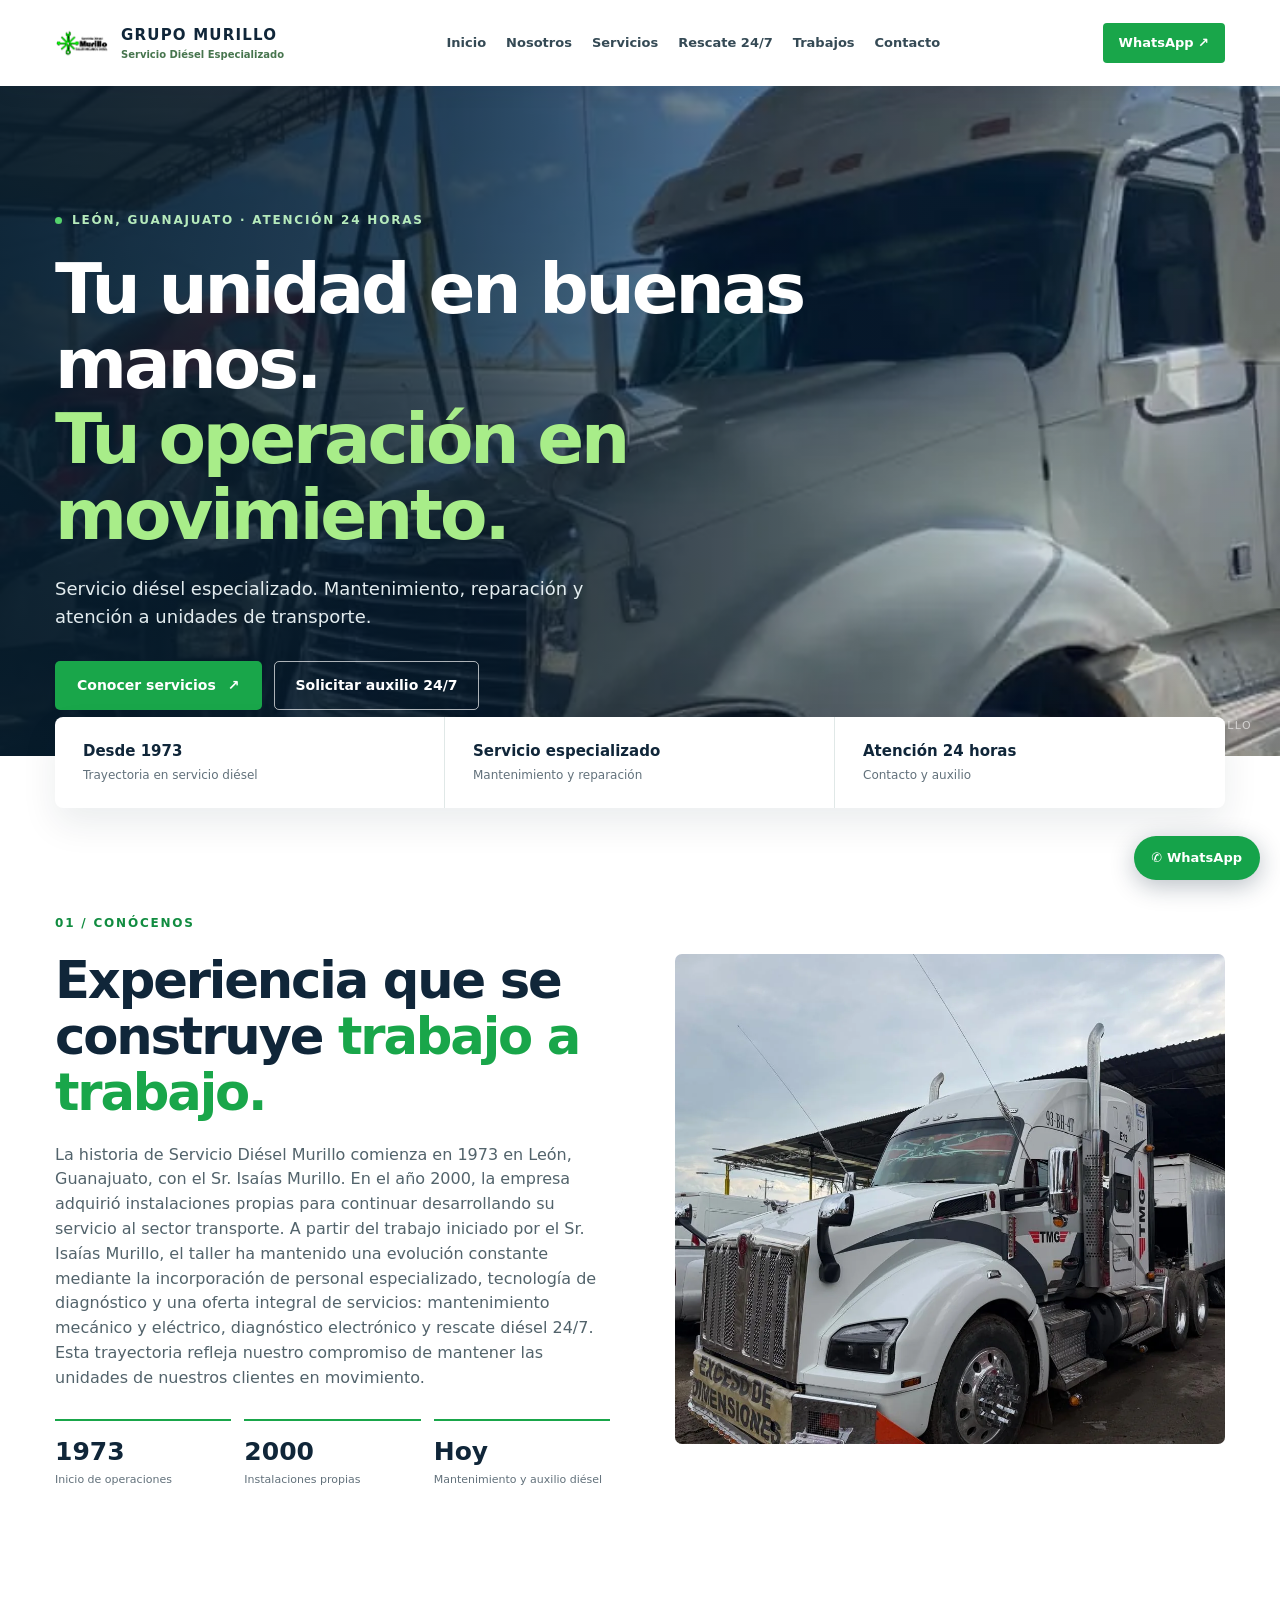
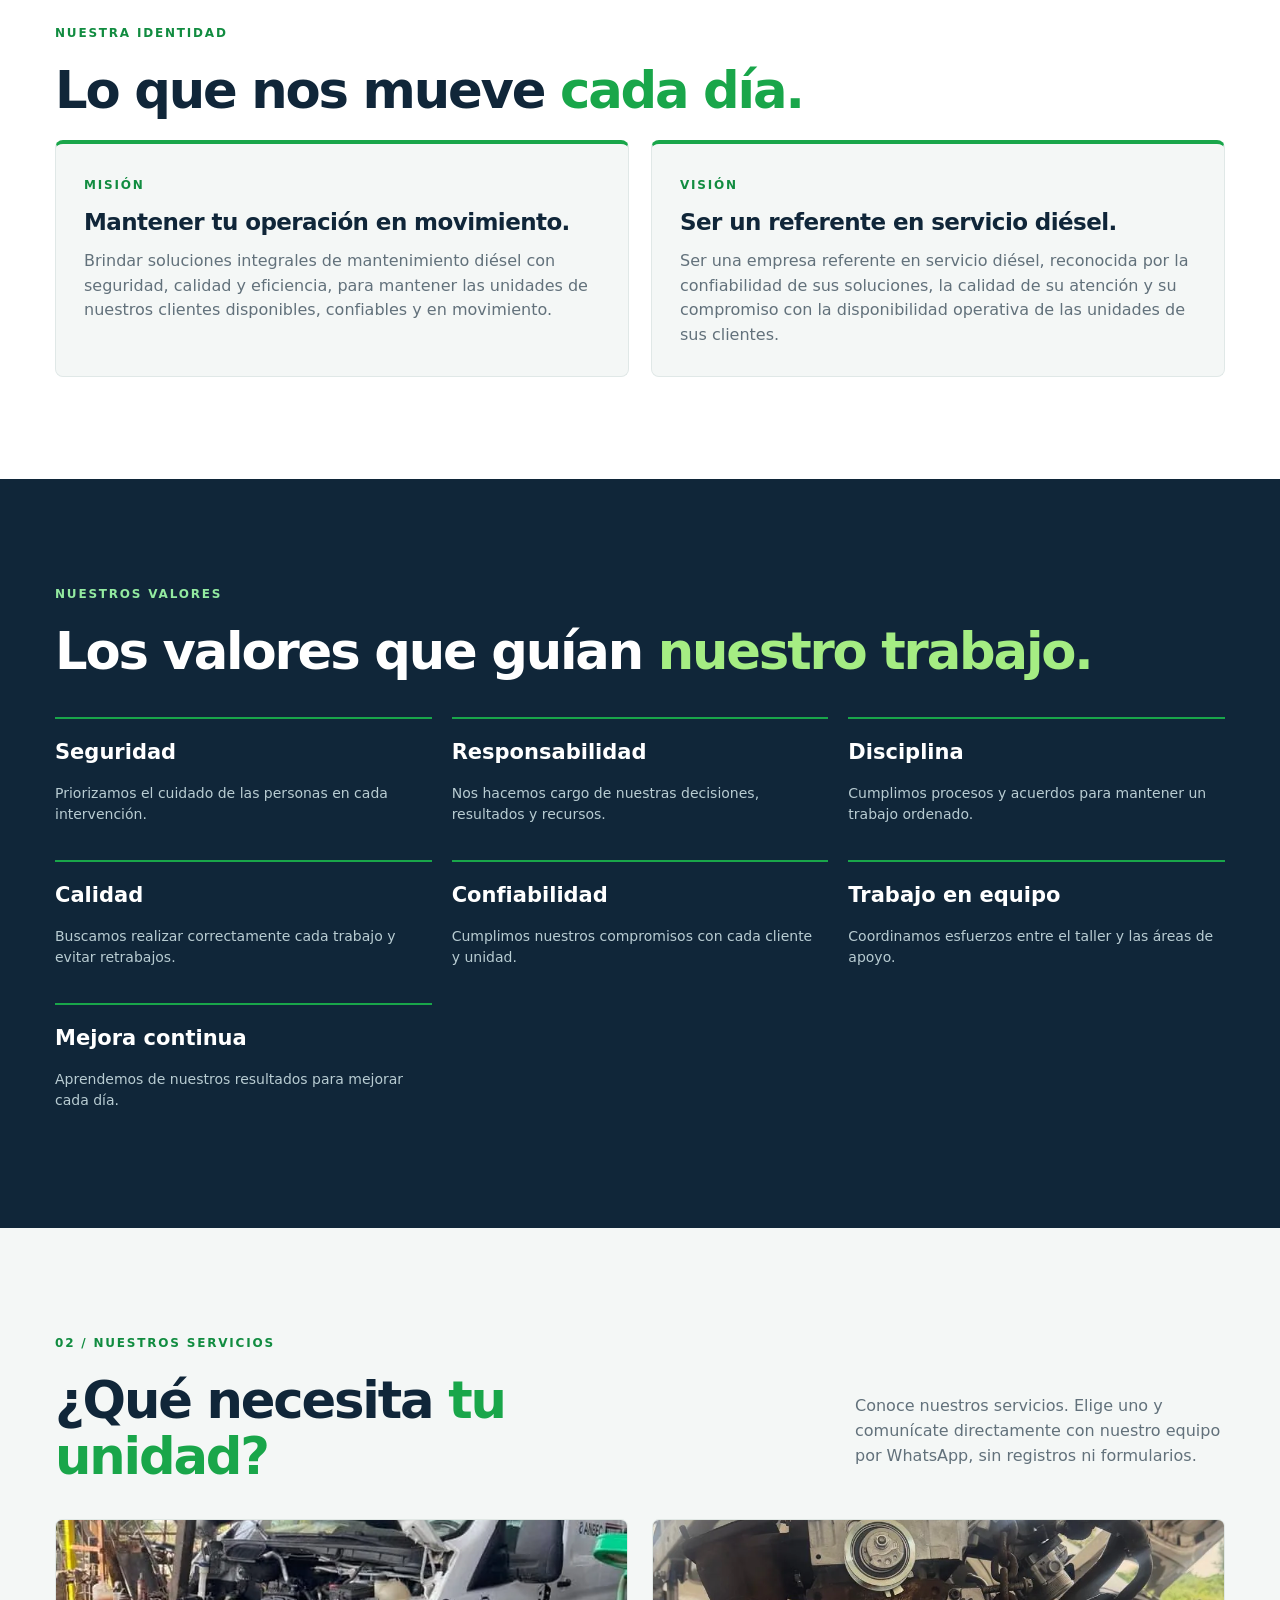
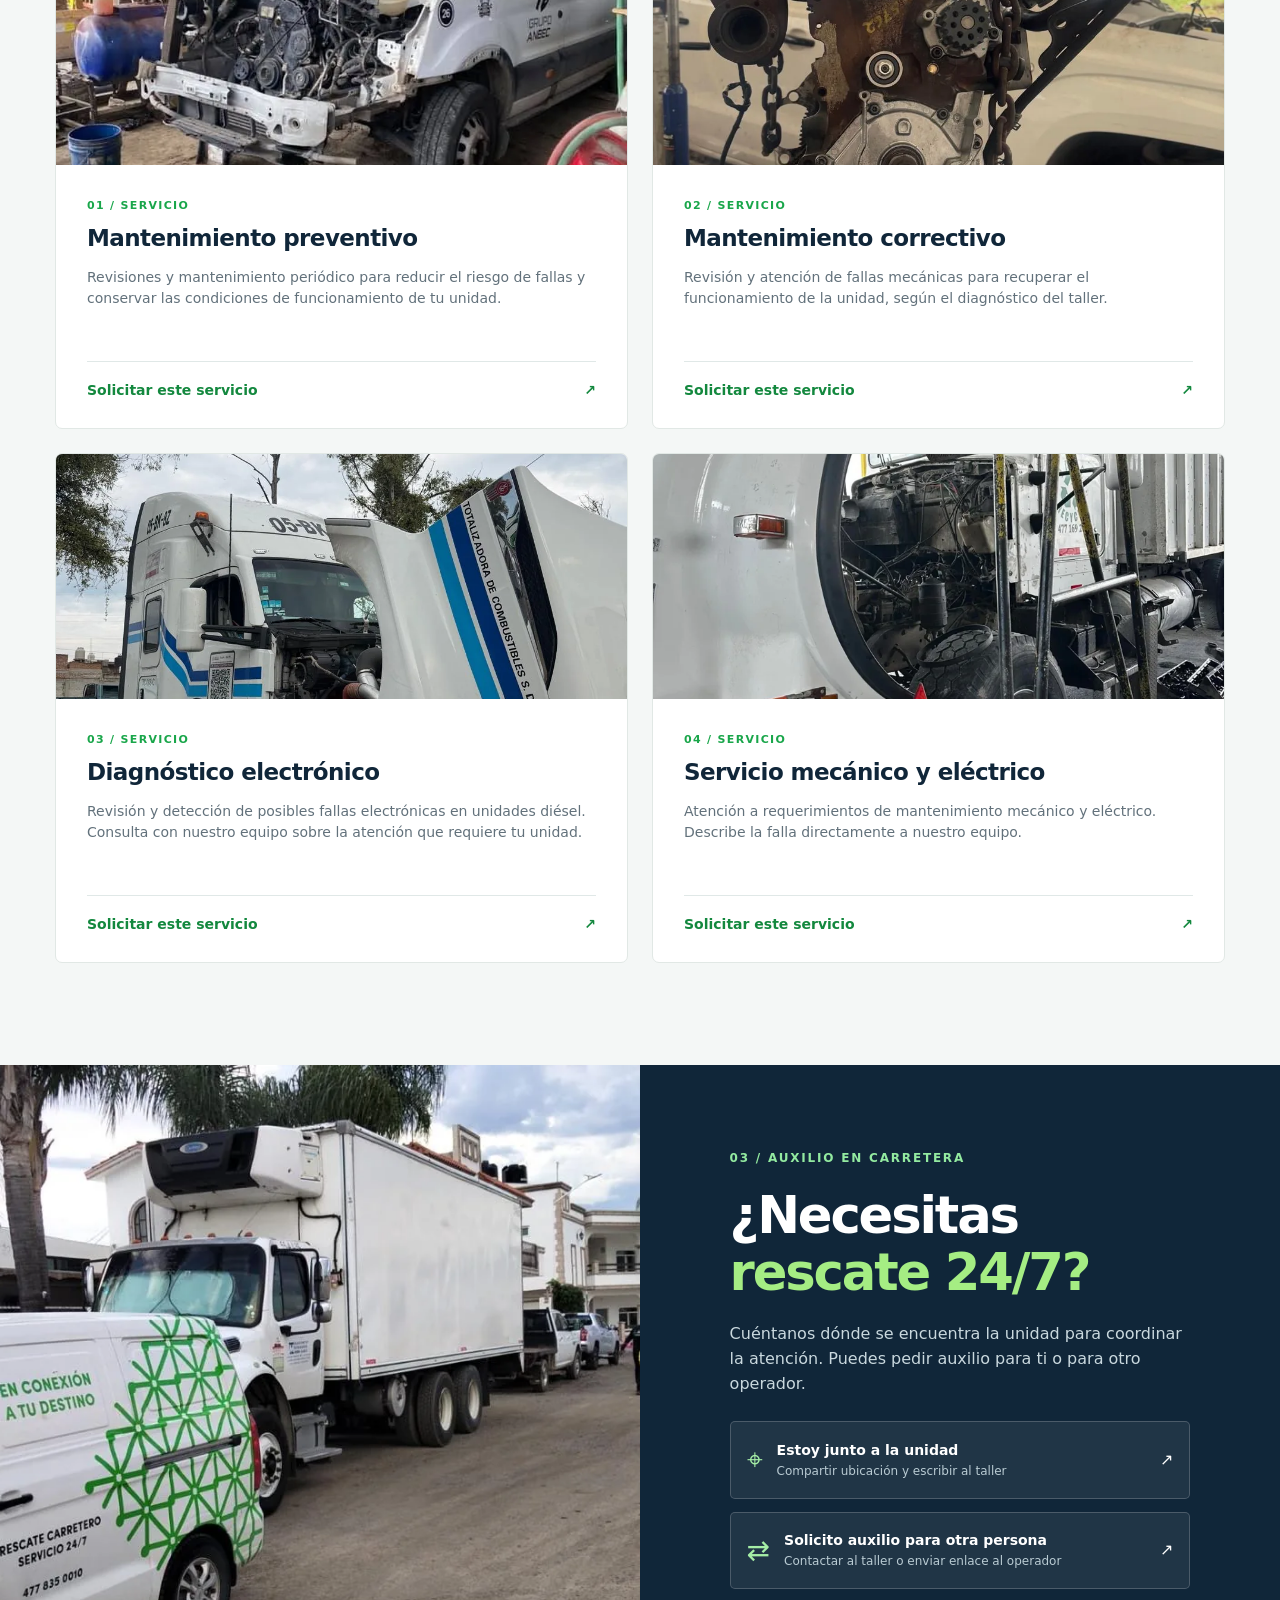
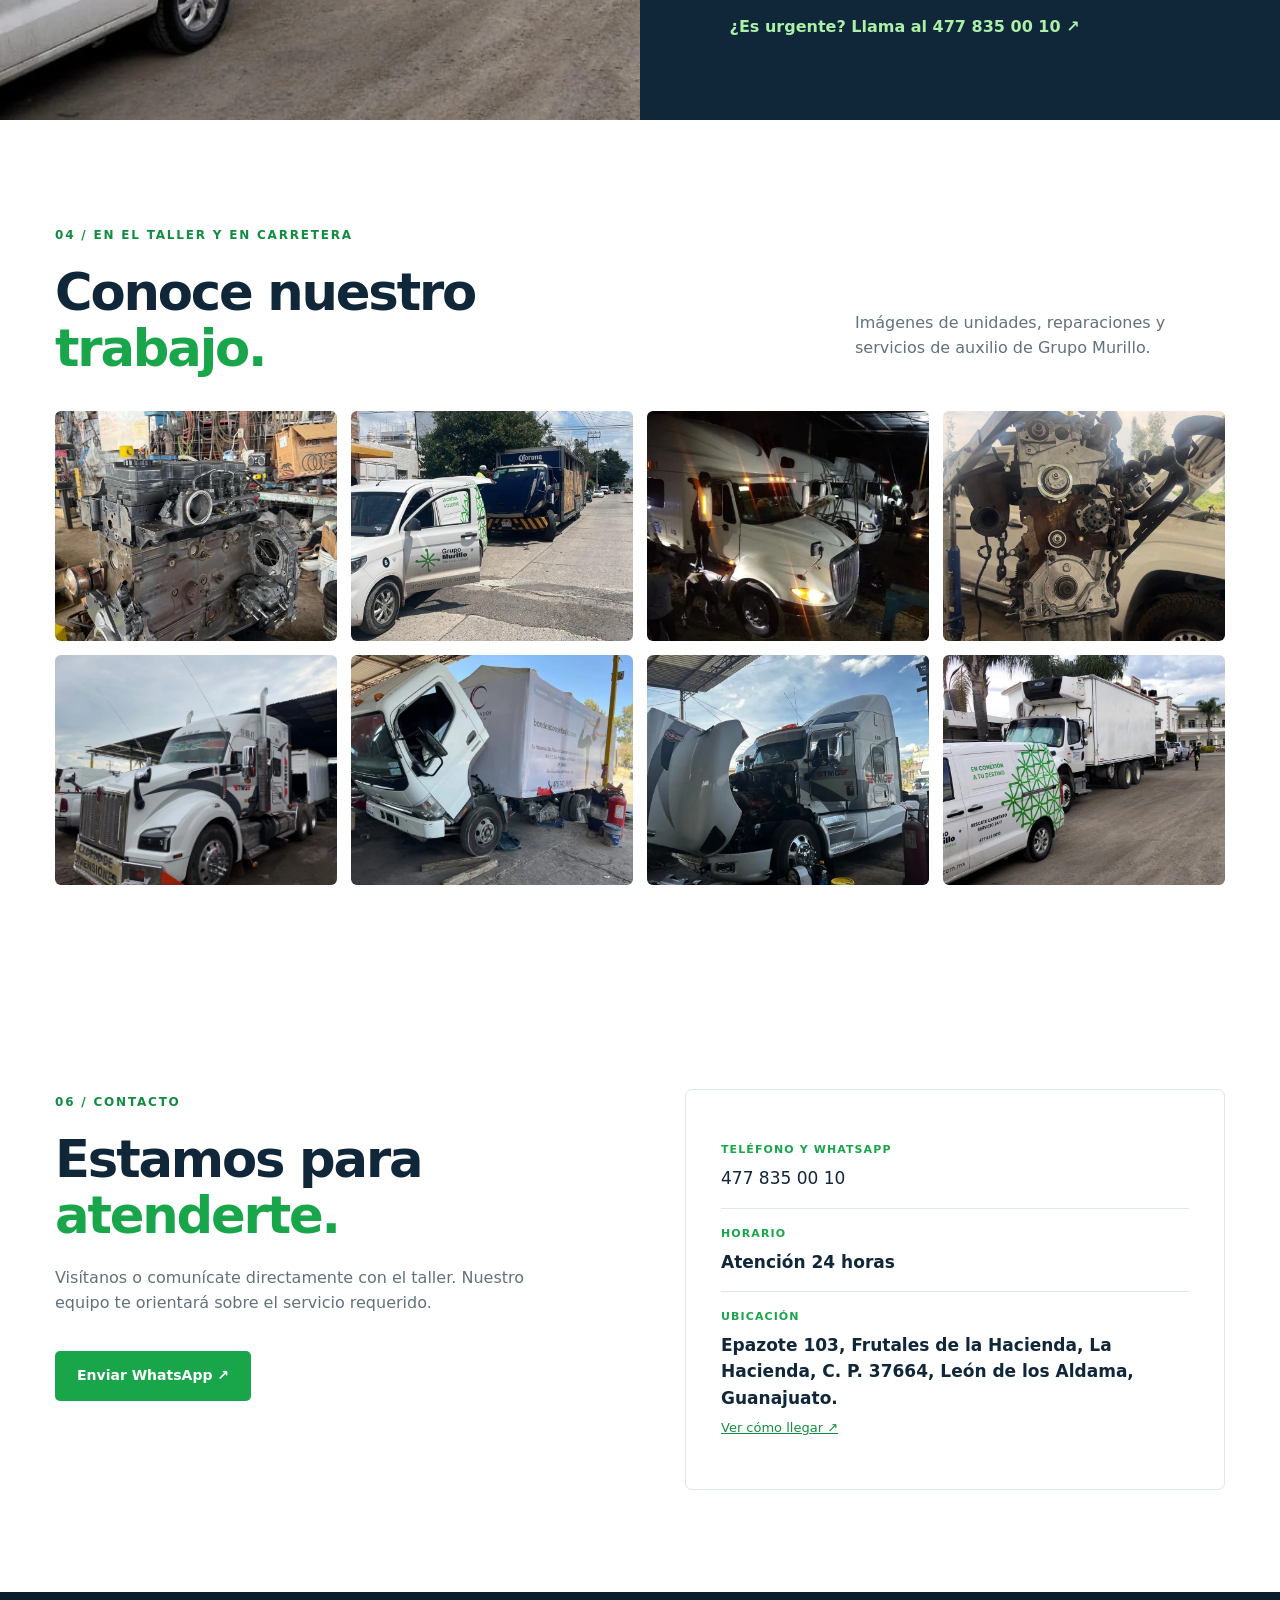
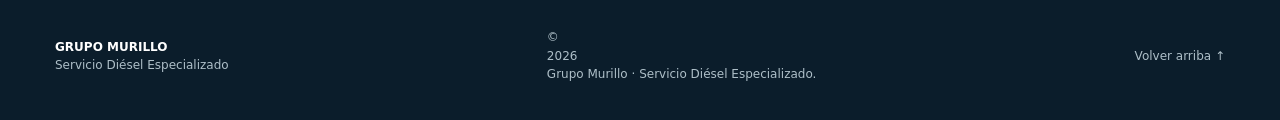
<file: index.html>
<!doctype html>
<html lang="es-MX">
<head>
<meta charset="utf-8"><meta name="viewport" content="width=device-width,initial-scale=1"><meta name="theme-color" content="#102639">
<meta name="description" content="Grupo Murillo, servicio diésel especializado en León, Guanajuato. Mantenimiento, diagnóstico y auxilio 24/7. Contacto directo por WhatsApp.">
<title>Grupo Murillo | Servicio Diésel Especializado</title><link rel="icon" href="assets/logo.png"><link rel="stylesheet" href="styles.css">
<style>
.murillo-philosophy{padding-top:30px}.murillo-philosophy-grid{display:grid;grid-template-columns:repeat(2,minmax(0,1fr));gap:22px}.murillo-philosophy-card{border:1px solid var(--line);border-top:4px solid var(--green);border-radius:8px;padding:28px;background:var(--bg)}.murillo-philosophy-card h3{margin:12px 0}.murillo-philosophy-card p{color:var(--muted);margin:0}.values .value-grid{grid-template-columns:repeat(3,minmax(0,1fr))}@media(max-width:820px){.murillo-philosophy-grid,.values .value-grid{grid-template-columns:1fr}}
</style></head>
<body>
<header class="site-header"><a class="brand" href="#inicio" aria-label="Grupo Murillo, inicio"><img src="assets/logo.png" alt="Logotipo Grupo Murillo"><span><strong>GRUPO MURILLO</strong><small>Servicio Diésel Especializado</small></span></a><button class="nav-toggle" aria-label="Abrir menú" aria-expanded="false">☰</button><nav id="nav"><a href="#inicio">Inicio</a><a href="#nosotros">Nosotros</a><a href="#servicios">Servicios</a><a href="#rescate">Rescate 24/7</a><a href="#trabajos">Trabajos</a><a href="#contacto">Contacto</a></nav><a class="header-wa" href="https://wa.me/524778350010?text=Hola%2C%20vi%20la%20p%C3%A1gina%20de%20Grupo%20Murillo%20y%20me%20gustar%C3%ADa%20solicitar%20informaci%C3%B3n." target="_blank" rel="noopener">WhatsApp ↗</a></header>
<main><section id="inicio" class="hero"><img class="hero-img" src="assets/portada.webp" alt="Tractocamión en las instalaciones del taller" fetchpriority="high"><div class="hero-shade"></div><div class="container hero-content"><div class="eyebrow"><span class="dot"></span> LEÓN, GUANAJUATO · ATENCIÓN 24 HORAS</div><h1>Tu unidad en buenas manos.<br><em>Tu operación en movimiento.</em></h1><p>Servicio diésel especializado. Mantenimiento, reparación y atención a unidades de transporte.</p><div class="actions"><a class="btn primary" href="#servicios">Conocer servicios <span>↗</span></a><a class="btn ghost" href="#rescate">Solicitar auxilio 24/7</a></div></div><div class="hero-index">01 / GRUPO MURILLO</div></section>
<section class="benefits container"><div><b>Desde 1973</b><span>Trayectoria en servicio diésel</span></div><div><b>Servicio especializado</b><span>Mantenimiento y reparación</span></div><div><b>Atención 24 horas</b><span>Contacto y auxilio</span></div></section>
<section id="nosotros" class="section container intro"><div><span class="kicker">01 / CONÓCENOS</span><h2>Experiencia que se construye <em>trabajo a trabajo.</em></h2><p>La historia de Servicio Diésel Murillo comienza en 1973 en León, Guanajuato, con el Sr. Isaías Murillo. En el año 2000, la empresa adquirió instalaciones propias para continuar desarrollando su servicio al sector transporte. A partir del trabajo iniciado por el Sr. Isaías Murillo, el taller ha mantenido una evolución constante mediante la incorporación de personal especializado, tecnología de diagnóstico y una oferta integral de servicios: mantenimiento mecánico y eléctrico, diagnóstico electrónico y rescate diésel 24/7. Esta trayectoria refleja nuestro compromiso de mantener las unidades de nuestros clientes en movimiento.</p><div class="history"><div><strong>1973</strong><span>Inicio de operaciones</span></div><div><strong>2000</strong><span>Instalaciones propias</span></div><div><strong>Hoy</strong><span>Mantenimiento y auxilio diésel</span></div></div></div><img src="assets/unidad-taller.webp" loading="lazy" alt="Unidad pesada en las instalaciones del taller"></section>
<section class="section container murillo-philosophy" aria-labelledby="filosofia-titulo"><span class="kicker">NUESTRA IDENTIDAD</span><h2 id="filosofia-titulo">Lo que nos mueve <em>cada día.</em></h2><div class="murillo-philosophy-grid"><article class="murillo-philosophy-card"><span class="kicker">MISIÓN</span><h3>Mantener tu operación en movimiento.</h3><p>Brindar soluciones integrales de mantenimiento diésel con seguridad, calidad y eficiencia, para mantener las unidades de nuestros clientes disponibles, confiables y en movimiento.</p></article><article class="murillo-philosophy-card"><span class="kicker">VISIÓN</span><h3>Ser un referente en servicio diésel.</h3><p>Ser una empresa referente en servicio diésel, reconocida por la confiabilidad de sus soluciones, la calidad de su atención y su compromiso con la disponibilidad operativa de las unidades de sus clientes.</p></article></div></section>
<section class="section values"><div class="container"><span class="kicker light">NUESTROS VALORES</span><h2>Los valores que guían <em>nuestro trabajo.</em></h2><div class="value-grid"><div><b>Seguridad</b><p>Priorizamos el cuidado de las personas en cada intervención.</p></div><div><b>Responsabilidad</b><p>Nos hacemos cargo de nuestras decisiones, resultados y recursos.</p></div><div><b>Disciplina</b><p>Cumplimos procesos y acuerdos para mantener un trabajo ordenado.</p></div><div><b>Calidad</b><p>Buscamos realizar correctamente cada trabajo y evitar retrabajos.</p></div><div><b>Confiabilidad</b><p>Cumplimos nuestros compromisos con cada cliente y unidad.</p></div><div><b>Trabajo en equipo</b><p>Coordinamos esfuerzos entre el taller y las áreas de apoyo.</p></div><div><b>Mejora continua</b><p>Aprendemos de nuestros resultados para mejorar cada día.</p></div></div></div></section>
<section id="servicios" class="section services"><div class="container"><span class="kicker">02 / NUESTROS SERVICIOS</span><div class="section-head"><h2>¿Qué necesita <em>tu unidad?</em></h2><p>Conoce nuestros servicios. Elige uno y comunícate directamente con nuestro equipo por WhatsApp, sin registros ni formularios.</p></div><div class="cards">
<article class="service-card"><img loading="lazy" src="assets/preventivo.webp" alt="Vehículo de trabajo en revisión en el taller"><div class="card-body"><span class="card-no">01 / SERVICIO</span><h3>Mantenimiento preventivo</h3><p>Revisiones y mantenimiento periódico para reducir el riesgo de fallas y conservar las condiciones de funcionamiento de tu unidad.</p><a class="service-wa" data-service="mantenimiento preventivo" href="#">Solicitar este servicio <span>↗</span></a></div></article>
<article class="service-card"><img loading="lazy" src="assets/motor-reparacion.webp" alt="Motor diésel en reparación"><div class="card-body"><span class="card-no">02 / SERVICIO</span><h3>Mantenimiento correctivo</h3><p>Revisión y atención de fallas mecánicas para recuperar el funcionamiento de la unidad, según el diagnóstico del taller.</p><a class="service-wa" data-service="mantenimiento correctivo" href="#">Solicitar este servicio <span>↗</span></a></div></article>
<article class="service-card"><img loading="lazy" src="assets/diagnostico-unidad.webp" alt="Unidad pesada atendida en el taller"><div class="card-body"><span class="card-no">03 / SERVICIO</span><h3>Diagnóstico electrónico</h3><p>Revisión y detección de posibles fallas electrónicas en unidades diésel. Consulta con nuestro equipo sobre la atención que requiere tu unidad.</p><a class="service-wa" data-service="diagnóstico electrónico" href="#">Solicitar este servicio <span>↗</span></a></div></article>
<article class="service-card"><img loading="lazy" src="assets/mecanica.webp" alt="Trabajos de mecánica en un tractocamión"><div class="card-body"><span class="card-no">04 / SERVICIO</span><h3>Servicio mecánico y eléctrico</h3><p>Atención a requerimientos de mantenimiento mecánico y eléctrico. Describe la falla directamente a nuestro equipo.</p><a class="service-wa" data-service="servicio mecánico y eléctrico" href="#">Solicitar este servicio <span>↗</span></a></div></article>
</div></div></section>
<section id="rescate" class="section rescue"><div class="rescue-photo"><img loading="lazy" src="assets/rescate-carretera.webp" alt="Camioneta de auxilio de Grupo Murillo junto a un tractocamión"></div><div class="rescue-content"><span class="kicker light">03 / AUXILIO EN CARRETERA</span><h2>¿Necesitas <em>rescate 24/7?</em></h2><p>Cuéntanos dónde se encuentra la unidad para coordinar la atención. Puedes pedir auxilio para ti o para otro operador.</p><div class="rescue-choices"><a class="choice" href="ubicacion.html?origen=operador"><span class="choice-icon">⌖</span><span><strong>Estoy junto a la unidad</strong><small>Compartir ubicación y escribir al taller</small></span><span>↗</span></a><a class="choice" href="ubicacion.html?origen=tercero"><span class="choice-icon">⇄</span><span><strong>Solicito auxilio para otra persona</strong><small>Contactar al taller o enviar enlace al operador</small></span><span>↗</span></a></div><a class="phone" href="tel:+524778350010">¿Es urgente? Llama al 477 835 00 10 ↗</a></div></section>
<section id="trabajos" class="section container gallery"><span class="kicker">04 / EN EL TALLER Y EN CARRETERA</span><div class="section-head"><h2>Conoce nuestro <em>trabajo.</em></h2><p>Imágenes de unidades, reparaciones y servicios de auxilio de Grupo Murillo.</p></div><div class="gallery-grid"><img loading="lazy" src="assets/motor-taller.webp" alt="Motor diésel en el taller"><img loading="lazy" src="assets/rescate-urbano.webp" alt="Unidad de auxilio de Grupo Murillo durante un servicio"><img loading="lazy" src="assets/galeria2.webp" alt="Personal trabajando en un tractocamión"><img loading="lazy" src="assets/motor-reparacion.webp" alt="Motor en proceso de reparación"><img loading="lazy" src="assets/unidad-taller.webp" alt="Unidad pesada en el taller"><img loading="lazy" src="assets/galeria1.webp" alt="Tractocamión en zona de mantenimiento"><img loading="lazy" src="assets/galeria3.webp" alt="Camión atendido por vehículo de asistencia"><img loading="lazy" src="assets/rescate-carretera.webp" alt="Camioneta de auxilio y tractocamión en carretera"></div></section>

<section id="contacto" class="section container contact"><div><span class="kicker">06 / CONTACTO</span><h2>Estamos para <em>atenderte.</em></h2><p>Visítanos o comunícate directamente con el taller. Nuestro equipo te orientará sobre el servicio requerido.</p><a class="btn primary" href="https://wa.me/524778350010?text=Hola%2C%20visité%20la%20página%20web%20de%20Grupo%20Murillo%20y%20me%20gustaría%20solicitar%20información." target="_blank" rel="noopener">Enviar WhatsApp ↗</a></div><div class="contact-box"><div><span>TELÉFONO Y WHATSAPP</span><a href="tel:+524778350010">477 835 00 10</a></div><div><span>HORARIO</span><strong>Atención 24 horas</strong></div><div><span>UBICACIÓN</span><strong>Epazote 103, Frutales de la Hacienda, La Hacienda, C. P. 37664, León de los Aldama, Guanajuato.</strong><a class="maplink" href="https://www.google.com/maps/search/?api=1&amp;query=Epazote%20103%2C%20Frutales%20de%20la%20Hacienda%2C%20Le%C3%B3n%2C%20Guanajuato" target="_blank" rel="noopener">Ver cómo llegar ↗</a></div></div></section></main>
<footer><div class="container footer"><div><strong>GRUPO MURILLO</strong><span>Servicio Diésel Especializado</span></div><span>© <span id="year"></span> Grupo Murillo · Servicio Diésel Especializado.</span><a href="#inicio">Volver arriba ↑</a></div></footer><a class="float-wa" href="https://wa.me/524778350010?text=Hola%2C%20visité%20la%20página%20de%20Grupo%20Murillo%20y%20necesito%20información." target="_blank" rel="noopener" aria-label="Contactar por WhatsApp">✆ <span>WhatsApp</span></a><script src="script.js"></script>
</body></html>
</file>
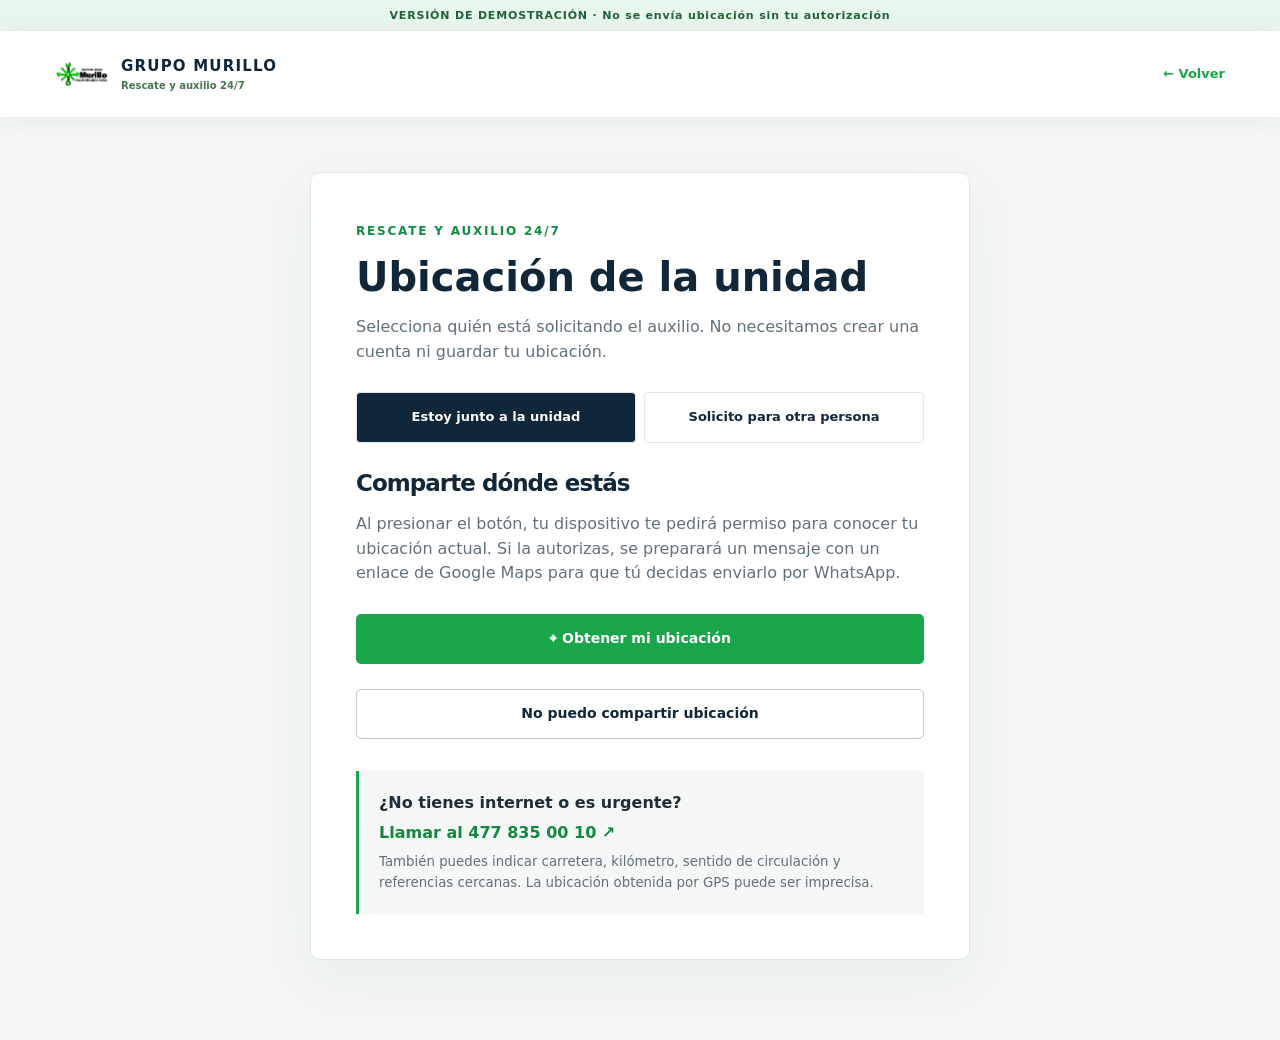
<file: ubicacion.html>
<!doctype html><html lang="es-MX"><head><meta charset="utf-8"><meta name="viewport" content="width=device-width,initial-scale=1"><meta name="theme-color" content="#102639"><title>Solicitar rescate | Grupo Murillo</title><link rel="stylesheet" href="styles.css"></head><body class="loc-page"><div class="demo">VERSIÓN DE DEMOSTRACIÓN · No se envía ubicación sin tu autorización</div><header class="site-header"><a class="brand" href="index.html"><img src="assets/logo.png" alt="Grupo Murillo"><span><strong>GRUPO MURILLO</strong><small>Rescate y auxilio 24/7</small></span></a><a class="back" href="index.html#rescate">← Volver</a></header><main class="loc-main"><div class="loc-card"><span class="kicker">RESCATE Y AUXILIO 24/7</span><h1>Ubicación de la unidad</h1><p>Selecciona quién está solicitando el auxilio. No necesitamos crear una cuenta ni guardar tu ubicación.</p><div class="tabs"><button id="tab-operator" class="active" type="button">Estoy junto a la unidad</button><button id="tab-third" type="button">Solicito para otra persona</button></div><div id="operator-panel"><h2>Comparte dónde estás</h2><p>Al presionar el botón, tu dispositivo te pedirá permiso para conocer tu ubicación actual. Si la autorizas, se preparará un mensaje con un enlace de Google Maps para que tú decidas enviarlo por WhatsApp.</p><button id="geo" class="btn primary full" type="button">⌖ Obtener mi ubicación</button><p id="geo-status" class="status" role="status" aria-live="polite"></p><a id="wa-location" class="btn primary full hidden" href="#" target="_blank" rel="noopener">Enviar ubicación por WhatsApp ↗</a><a class="btn outline full" id="wa-no-location" target="_blank" rel="noopener" href="https://wa.me/524778350010?text=Hola%2C%20soy%20el%20operador%20y%20necesito%20rescate%20para%20mi%20unidad.%20No%20puedo%20compartir%20mi%20ubicaci%C3%B3n%20desde%20la%20p%C3%A1gina%3B%20les%20indico%20mi%20carretera%2C%20kil%C3%B3metro%20y%20referencias.">No puedo compartir ubicación</a></div><div id="third-panel" class="hidden"><h2>¿Dónde está el operador?</h2><p>Si tienes la ubicación de la unidad, envíasela directamente al taller por WhatsApp. Si no, comparte el enlace de esta página con quien esté junto al vehículo, para que esa persona autorice y envíe su ubicación al taller.</p><a class="btn primary full" target="_blank" rel="noopener" href="https://wa.me/524778350010?text=Hola%2C%20vi%20la%20p%C3%A1gina%20de%20Grupo%20Murillo%20y%20solicito%20rescate%20para%20otra%20persona.%20No%20estoy%20junto%20a%20la%20unidad%3B%20les%20compartir%C3%A9%20su%20ubicaci%C3%B3n%20en%20este%20chat.">Contactar al taller ↗</a><button id="share-link" class="btn outline full" type="button">Compartir enlace con el operador ↗</button><p id="share-status" class="status" role="status"></p></div><div class="urgent"><strong>¿No tienes internet o es urgente?</strong><a href="tel:+524778350010">Llamar al 477 835 00 10 ↗</a><small>También puedes indicar carretera, kilómetro, sentido de circulación y referencias cercanas. La ubicación obtenida por GPS puede ser imprecisa.</small></div></div></main><script src="script.js"></script></body></html>
</file>
<file: styles.css>
:root{--navy:#102639;--dark:#0b1d2b;--green:#19a64a;--lime:#8be15f;--ink:#1d2e37;--muted:#62717b;--line:#e0e8e7;--bg:#f4f7f6}*{box-sizing:border-box}html{scroll-behavior:smooth}body{margin:0;color:var(--ink);font-family:Inter,ui-sans-serif,system-ui,-apple-system,"Segoe UI",sans-serif;line-height:1.55;background:#fff}a{color:inherit;text-decoration:none}button{font:inherit;cursor:pointer}img{display:block;max-width:100%}.container{width:min(1170px,calc(100% - 44px));margin:auto}.demo{background:#e8f7ec;color:#216239;text-align:center;font-size:11px;font-weight:750;letter-spacing:.075em;padding:7px 12px}.site-header{height:86px;position:sticky;top:0;z-index:100;background:#fff;display:flex;align-items:center;gap:24px;padding:0 max(22px,calc((100vw - 1170px)/2));box-shadow:0 4px 22px #10263911}.brand{display:flex;align-items:center;gap:12px;min-width:220px}.brand img{width:54px;height:54px;object-fit:contain}.brand strong{display:block;font-size:15px;letter-spacing:.08em;color:var(--navy)}.brand small{display:block;font-size:10px;color:#47754e;font-weight:700}.site-header nav{display:flex;gap:20px;align-items:center;margin:auto}.site-header nav a{font-size:13px;font-weight:650;color:#354a55}.site-header nav a:hover{color:var(--green)}.header-wa{background:var(--green);color:#fff;border-radius:4px;padding:10px 16px;white-space:nowrap;font-size:13px;font-weight:750}.nav-toggle{display:none;background:none;border:0;font-size:25px}.hero{height:min(670px,76vh);min-height:530px;position:relative;background:var(--navy);color:#fff;overflow:hidden}.hero-img,.hero-shade{position:absolute;inset:0;width:100%;height:100%;object-fit:cover}.hero-img{object-position:center 47%}.hero-shade{background:linear-gradient(90deg,#071c2bed 0%,#071c2bc2 35%,#071c2b28 83%)}.hero-content{position:relative;z-index:2;padding-top:125px}.eyebrow,.kicker{font-size:12px;letter-spacing:.15em;font-weight:800;color:#118c40}.eyebrow{color:#b6eabc;display:flex;align-items:center;gap:10px}.dot{height:7px;width:7px;background:#55d46d;border-radius:50%}.hero h1{font-size:clamp(40px,5.4vw,77px);line-height:1.09;letter-spacing:-.045em;max-width:790px;margin:22px 0}.hero h1 em,h2 em{font-style:normal;color:var(--green)}.hero h1 em{color:#a8ed89}.hero p{max-width:530px;color:#e3ecef;font-size:18px}.actions{display:flex;gap:12px;margin-top:30px;flex-wrap:wrap}.btn{padding:13px 21px;border-radius:5px;font-weight:750;font-size:14px;display:inline-flex;align-items:center;justify-content:center;gap:12px;border:1px solid transparent}.btn.primary{background:var(--green);color:#fff}.btn.primary:hover,.header-wa:hover{background:#0e8737}.btn.ghost{border-color:#ffffffab;color:#fff}.btn.outline{border-color:#becbc6;background:#fff;color:var(--navy)}.btn.full{width:100%;margin:12px 0 0}.hero-index{position:absolute;right:28px;bottom:22px;color:#fff9;font-size:11px;letter-spacing:.13em}.benefits{display:grid;grid-template-columns:repeat(3,1fr);gap:0;box-shadow:0 16px 36px #0c233015;position:relative;margin-top:-39px;background:#fff;z-index:3;border-radius:8px}.benefits div{padding:23px 28px;border-right:1px solid var(--line)}.benefits div:last-child{border-right:0}.benefits b,.benefits span{display:block}.benefits b{font-size:15px;color:var(--navy)}.benefits span{color:var(--muted);font-size:12px;margin-top:3px}.section{padding-top:102px;padding-bottom:102px;scroll-margin-top:90px}h2{font-size:clamp(32px,4vw,54px);line-height:1.1;letter-spacing:-.042em;color:var(--navy);margin:17px 0 22px}h3{color:var(--navy);line-height:1.2;font-size:23px;letter-spacing:-.025em}.section-head{display:flex;gap:40px;align-items:end;justify-content:space-between;margin-bottom:35px}.section-head h2{max-width:620px;margin-bottom:0}.section-head p{max-width:370px;color:var(--muted)}.intro{display:grid;grid-template-columns:1fr 47%;gap:65px;align-items:center}.intro>img{height:490px;width:100%;object-fit:cover;border-radius:7px}.intro p{color:#52636b}.note{color:#7f8b91!important;font-size:12px!important}.history{display:grid;grid-template-columns:repeat(3,1fr);margin-top:28px;gap:13px}.history div{border-top:2px solid var(--green);padding-top:12px}.history strong,.history span{display:block}.history strong{font-size:25px;color:var(--navy)}.history span{font-size:11px;color:var(--muted)}.services{background:var(--bg)}.cards{display:grid;grid-template-columns:repeat(2,1fr);gap:24px}.service-card{background:#fff;border-radius:7px;overflow:hidden;border:1px solid #e1e8e5}.service-card img{width:100%;height:245px;object-fit:cover}.card-body{padding:27px 31px}.card-no{font-size:11px;color:var(--green);letter-spacing:.12em;font-weight:800}.card-body h3{margin:8px 0 11px}.card-body p{min-height:74px;color:var(--muted);font-size:14px}.service-wa{border-top:1px solid var(--line);display:flex;justify-content:space-between;padding-top:18px;margin-top:20px;color:#13883e;font-size:14px;font-weight:800}.center{text-align:center;margin-top:24px}.rescue{display:grid;grid-template-columns:50% 50%;padding:0;background:var(--navy);color:#fff}.rescue-photo img{width:100%;height:100%;min-height:550px;object-fit:cover}.rescue-content{padding:80px min(7vw,100px)}.kicker.light{color:#93eaa0}.rescue h2,.values h2{color:#fff}.rescue h2 em,.values h2 em{color:#a5ed83}.rescue-content>p{color:#c9d8de}.rescue-choices{display:grid;gap:13px;margin-top:25px}.choice{background:#ffffff12;border:1px solid #ffffff30;border-radius:5px;padding:16px;display:flex;align-items:center;gap:14px}.choice:hover{background:#ffffff21}.choice-icon{font-size:28px;color:#a5eea6}.choice>span:nth-child(2){flex:1}.choice strong,.choice small{display:block}.choice strong{font-size:14px}.choice small{color:#b9cbd3;font-size:12px}.phone{display:inline-block;margin-top:26px;color:#abefa8;font-weight:750}.gallery-grid{display:grid;grid-template-columns:repeat(4,1fr);gap:14px}.gallery-grid img{width:100%;height:230px;object-fit:cover;border-radius:6px}.values{background:var(--navy)}.value-grid{display:grid;grid-template-columns:repeat(3,1fr);gap:20px;margin-top:38px}.value-grid div{border-top:2px solid var(--green);padding:17px 10px 0 0;color:#fff}.value-grid b{font-size:21px}.value-grid p{color:#b8ccd2;font-size:14px}.contact{display:grid;grid-template-columns:1fr 1fr;gap:90px}.contact>div:first-child>p{color:var(--muted);max-width:480px}.contact .btn{margin-top:20px}.contact-box{border:1px solid var(--line);border-radius:7px;padding:35px}.contact-box>div{padding:16px 0;border-bottom:1px solid var(--line)}.contact-box>div:last-child{border-bottom:0}.contact-box span{font-size:11px;font-weight:800;color:var(--green);letter-spacing:.1em;display:block}.contact-box a,.contact-box strong{display:block;margin-top:7px;color:var(--navy);font-size:17px}.contact-box .maplink{font-size:13px;color:#168d40;text-decoration:underline}.footer{display:flex;align-items:center;justify-content:space-between;gap:30px;padding:36px 0;font-size:12px;color:#aebfc8}.footer strong,.footer span{display:block}.footer strong{color:#fff}footer{background:var(--dark)}.float-wa{position:fixed;right:20px;bottom:20px;z-index:101;background:#15a34a;color:#fff;border-radius:30px;box-shadow:0 6px 25px #1026394a;padding:12px 18px;font-weight:800;font-size:13px}.loc-page{background:var(--bg)}.back{margin-left:auto;color:var(--green);font-weight:750;font-size:13px}.loc-main{padding:55px 22px 80px}.loc-card{max-width:660px;margin:auto;background:#fff;border:1px solid var(--line);border-radius:10px;padding:45px;box-shadow:0 18px 60px #1026390d}.loc-card h1{font-size:40px;line-height:1.1;margin:12px 0;color:var(--navy)}.loc-card>p,.loc-card #operator-panel>p,.loc-card #third-panel>p{color:var(--muted)}.tabs{display:grid;grid-template-columns:1fr 1fr;gap:8px;margin:28px 0}.tabs button{padding:14px;border:1px solid var(--line);background:#fff;border-radius:4px;font-size:13px;font-weight:750;color:var(--navy)}.tabs button.active{background:var(--navy);color:#fff}.loc-card h2{font-size:23px;margin:28px 0 8px}.status{font-size:13px;color:#326644}.hidden{display:none!important}.urgent{margin-top:32px;padding:20px;background:var(--bg);border-left:3px solid var(--green)}.urgent strong,.urgent a,.urgent small{display:block}.urgent a{color:#13883e;font-weight:800;margin:6px 0}.urgent small{color:var(--muted)}@media(max-width:1050px){.site-header{gap:14px}.site-header nav{gap:11px}.site-header nav a{font-size:12px}.intro{gap:35px}.rescue-content{padding:60px 38px}}@media(max-width:820px){.site-header{height:72px;padding:0 18px}.brand{min-width:0}.brand img{width:45px;height:45px}.brand strong{font-size:13px}.brand small{font-size:9px}.nav-toggle{display:block;margin-left:auto}.site-header nav{display:none;position:absolute;top:72px;left:0;right:0;background:#fff;box-shadow:0 14px 20px #10263915;flex-direction:column;align-items:stretch;padding:12px 24px;gap:0}.site-header nav.open{display:flex}.site-header nav a{padding:13px 0;border-bottom:1px solid var(--line);font-size:14px}.header-wa{display:none}.hero{height:610px;min-height:0}.hero-content{padding-top:112px}.hero h1{font-size:46px}.intro,.rescue,.contact{grid-template-columns:1fr}.intro>img{height:340px}.rescue-photo img{height:340px;min-height:0}.rescue-content{padding:55px 28px}.gallery-grid{grid-template-columns:repeat(2,1fr)}}@media(max-width:560px){.container{width:calc(100% - 36px)}.hero{height:590px}.hero-img{object-position:57% center}.hero-shade{background:linear-gradient(90deg,#071c2bef 0%,#071c2b88 100%)}.hero h1{font-size:39px}.hero p{font-size:15px}.hero-content{padding-top:91px}.benefits{grid-template-columns:1fr;margin-top:-22px}.benefits div{padding:13px 22px;border-right:0;border-bottom:1px solid var(--line)}.section{padding-top:72px;padding-bottom:72px}.intro{gap:28px}.intro>img{height:280px}.history{gap:7px}.history strong{font-size:22px}.section-head{display:block}.section-head p{margin-top:16px}.cards{grid-template-columns:1fr}.service-card img{height:215px}.card-body{padding:23px}.card-body p{min-height:0}.gallery-grid img{height:155px}.value-grid{grid-template-columns:1fr}.contact{gap:20px}.contact-box{padding:18px}.footer{display:block}.footer>*{margin-top:12px}.loc-main{padding:20px 12px 60px}.loc-card{padding:24px 17px}.loc-card h1{font-size:32px}.tabs button{font-size:12px;padding:12px 7px}.float-wa{right:12px;bottom:12px}.rescue-content{padding:55px 20px}}
</file>
